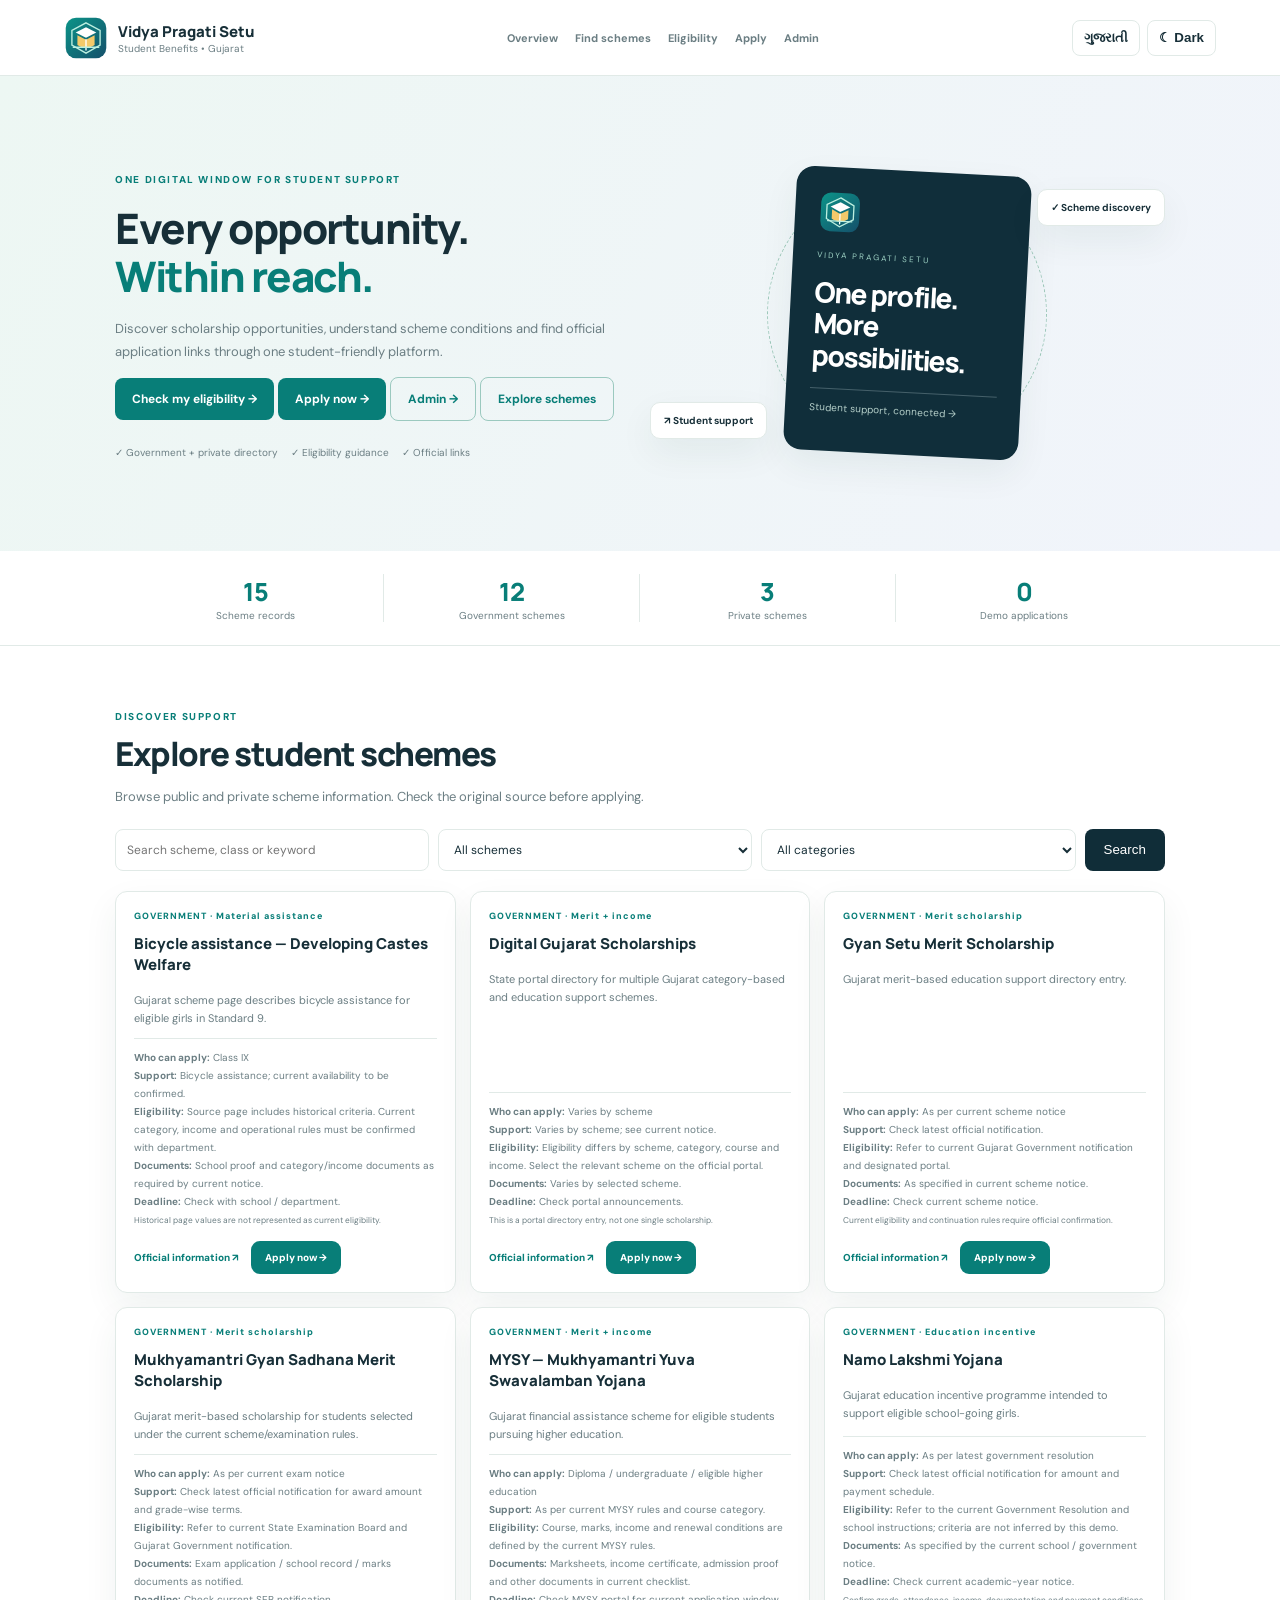
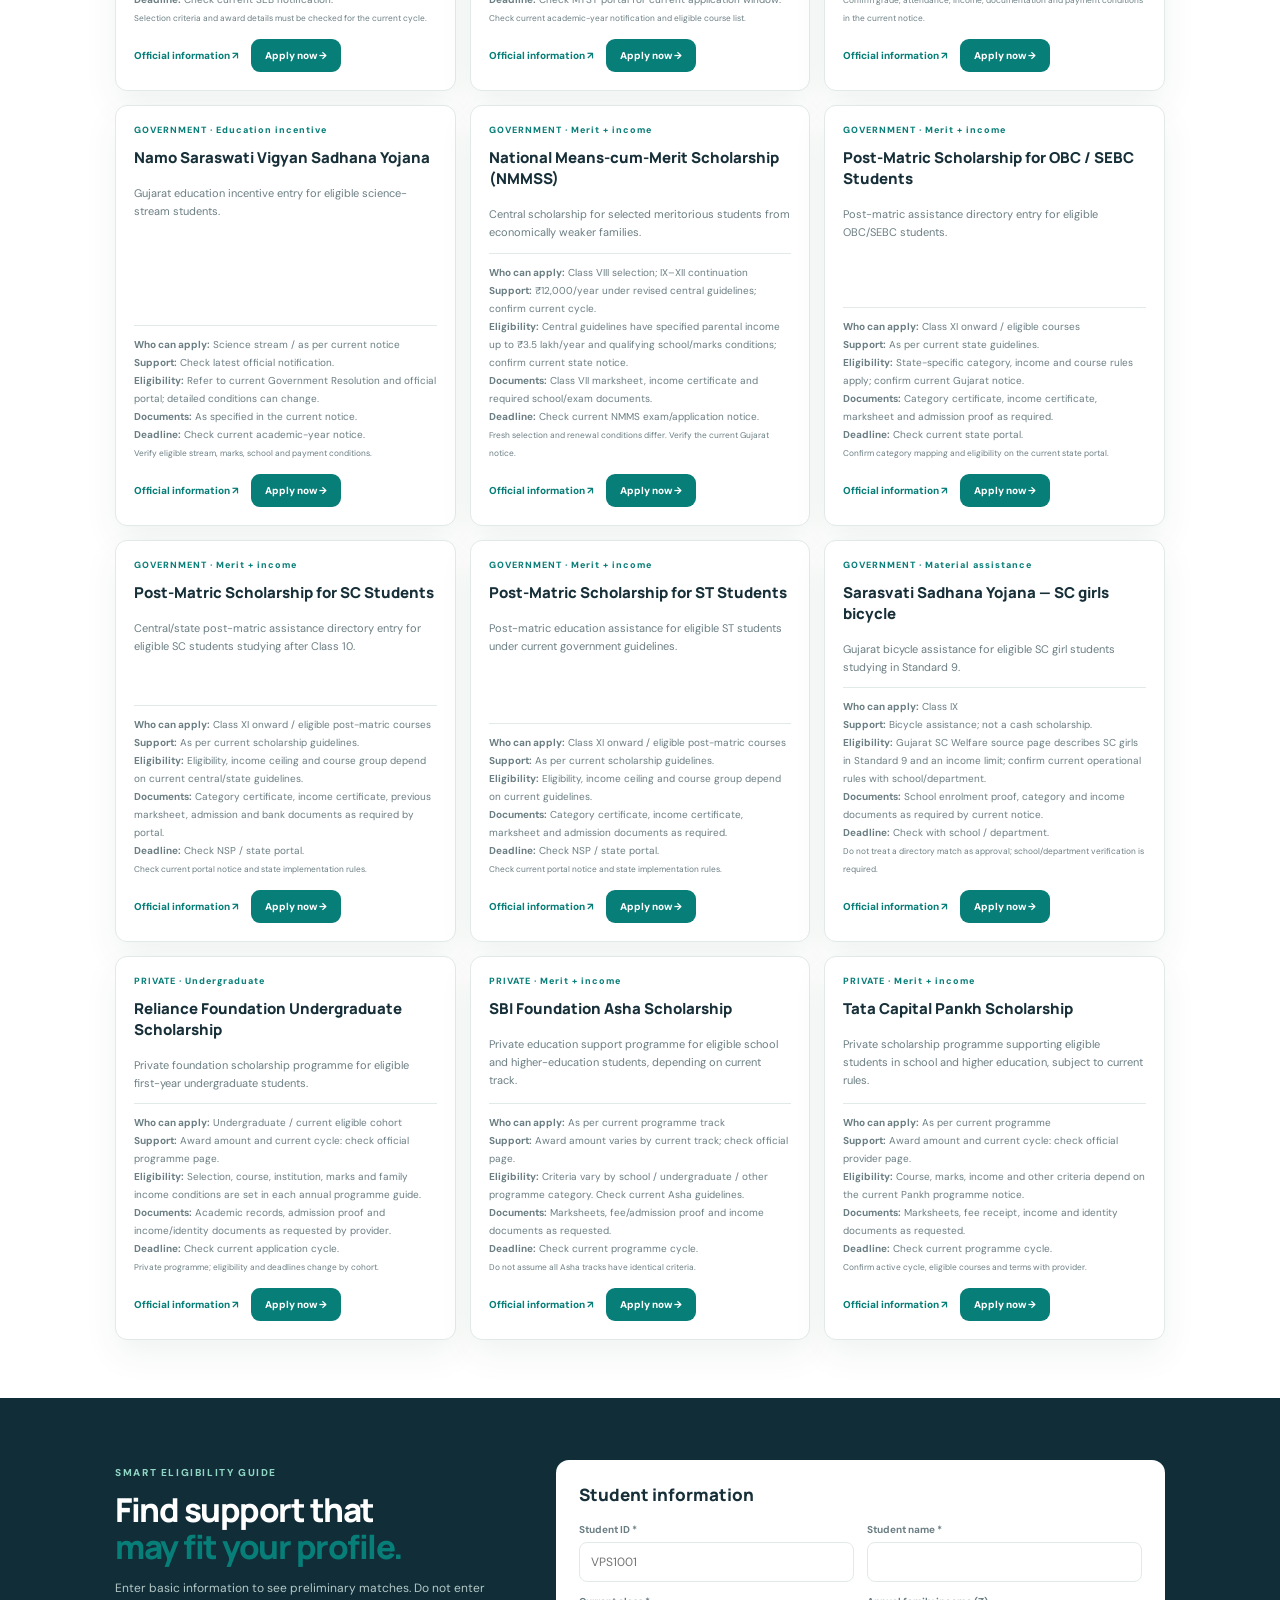
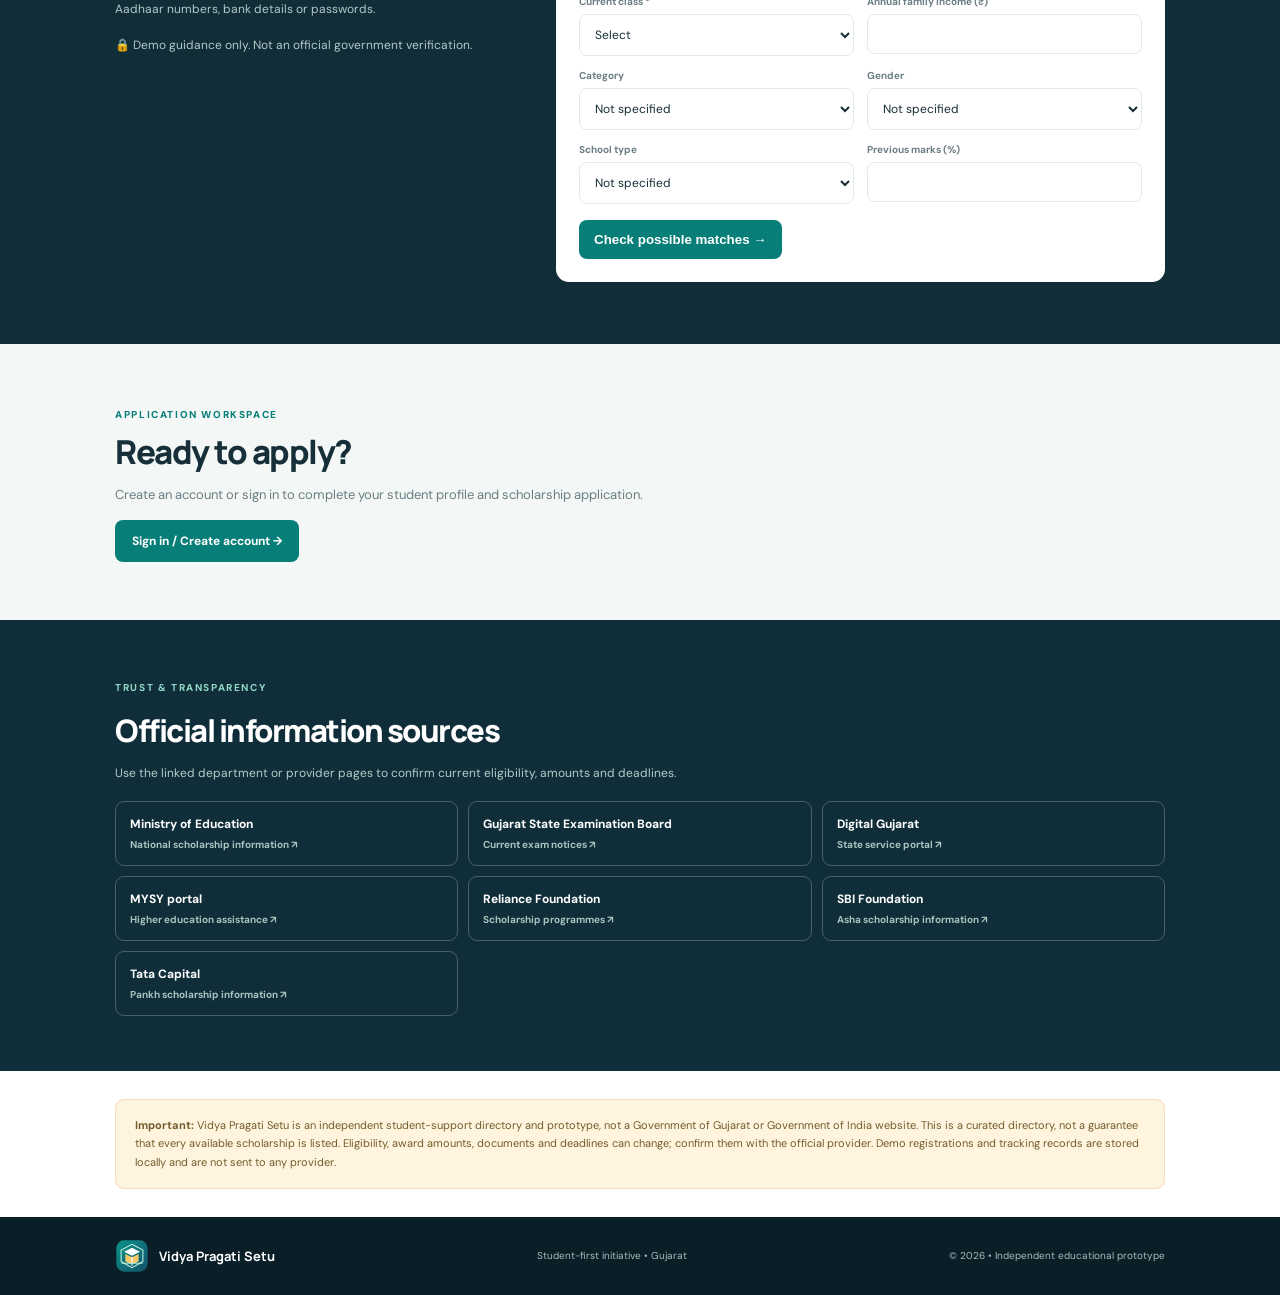
<file: Vidya_Pragati_Setu_HTML/index.html>
<!doctype html>
<html lang="en">
  <head>
    <meta charset="utf-8" />
    <meta name="viewport" content="width=device-width,initial-scale=1" />
    <meta name="theme-color" content="#102e3a" />
    <title>Vidya Pragati Setu V4.4 | Student Benefits</title>
    <link rel="stylesheet" href="css/styles.css" />
    <script src="js/schemes-data.js" defer></script>
    <script src="js/db.js" defer></script>
    <script src="js/app.js" defer></script>
  </head>
  <body>
    <header class="nav">
      <a class="brand" href="#top"
        ><img src="assets/vps-logo.svg" alt="VPS logo" /><span
          ><b>Vidya Pragati Setu</b
          ><small id="tagline">Student Benefits • Gujarat</small></span
        ></a
      >
      <nav>
        <a href="#overview" data-en="Overview" data-gu="ઝાંખી">Overview</a
        ><a href="#schemes" data-en="Find schemes" data-gu="યોજનાઓ શોધો"
          >Find schemes</a
        ><a href="#eligibility" data-en="Eligibility" data-gu="પાત્રતા"
          >Eligibility</a
        ><a href="auth.html" data-en="Apply" data-gu="અરજી કરો">Apply</a
        ><a href="admin-login.html" data-en="Admin" data-gu="એડમિન">Admin</a>
      </nav>
      <div class="tools">
        <button
          id="langBtn"
          class="tool"
          type="button"
          aria-label="Change language"
        >
          ગુજરાતી</button
        ><button
          id="themeBtn"
          class="tool"
          type="button"
          aria-label="Toggle light and dark theme"
        >
          ☾ Dark
        </button>
      </div>
    </header>
    <main id="top">
      <section class="hero" id="overview">
        <div>
          <label
            class="eyebrow"
            data-en="ONE DIGITAL WINDOW FOR STUDENT SUPPORT"
            data-gu="વિદ્યાર્થી સહાય માટે એક ડિજિટલ પ્લેટફોર્મ"
            >ONE DIGITAL WINDOW FOR STUDENT SUPPORT</label
          >
          <h1
            data-en="Every opportunity.<br><em>Within reach.</em>"
            data-gu="દરેક તક.<br><em>હવે તમારી નજીક.</em>"
          >
            Every opportunity.<br /><em>Within reach.</em>
          </h1>
          <p
            data-en="Discover scholarship opportunities, understand scheme conditions and find official application links through one student-friendly platform."
            data-gu="શિષ્યવૃત્તિની તકો શોધો, યોજનાની શરતો સમજો અને સત્તાવાર અરજી લિંક્સ મેળવો."
          >
            Discover scholarship opportunities, understand scheme conditions and
            find official application links through one student-friendly
            platform.
          </p>
          <a
            class="button"
            href="#eligibility"
            data-en="Check my eligibility →"
            data-gu="મારી પાત્રતા તપાસો →"
            >Check my eligibility →</a
          >
          <a class="button" href="auth.html">Apply now →</a>
          <a class="button lightbtn" href="admin-login.html">Admin →</a>
          <a
            class="button lightbtn"
            href="#schemes"
            data-en="Explore schemes"
            data-gu="યોજનાઓ જુઓ"
            >Explore schemes</a
          >
          <div
            class="trust"
            data-en="✓ Government + private directory　 ✓ Eligibility guidance　 ✓ Official links"
            data-gu="✓ સરકારી + ખાનગી યોજનાઓ　 ✓ પાત્રતા માર્ગદર્શન　 ✓ સત્તાવાર લિંક્સ"
          >
            ✓ Government + private directory　 ✓ Eligibility guidance　 ✓
            Official links
          </div>
        </div>
        <div class="hero-visual">
          <div class="circle"></div>
          <div class="mock">
            <img src="assets/vps-logo.svg" alt="" /><small
              >VIDYA PRAGATI SETU</small
            >
            <h2
              data-en="One profile.<br>More possibilities."
              data-gu="એક પ્રોફાઇલ.<br>વધુ તકો."
            >
              One profile.<br />More possibilities.
            </h2>
            <hr />
            <p
              data-en="Student support, connected →"
              data-gu="વિદ્યાર્થી સહાય, એક જ જગ્યાએ →"
            >
              Student support, connected →
            </p>
          </div>
          <div
            class="bubble one"
            data-en="✓ Scheme discovery"
            data-gu="✓ યોજનાઓ શોધો"
          >
            ✓ Scheme discovery
          </div>
          <div
            class="bubble two"
            data-en="↗ Student support"
            data-gu="↗ વિદ્યાર્થી સહાય"
          >
            ↗ Student support
          </div>
        </div>
      </section>
      <section class="stats">
        <div>
          <b id="sCount">—</b
          ><small data-en="Scheme records" data-gu="યોજનાઓ"
            >Scheme records</small
          >
        </div>
        <div>
          <b id="gCount">—</b
          ><small data-en="Government schemes" data-gu="સરકારી યોજનાઓ"
            >Government schemes</small
          >
        </div>
        <div>
          <b id="pCount">—</b
          ><small data-en="Private schemes" data-gu="ખાનગી યોજનાઓ"
            >Private schemes</small
          >
        </div>
        <div>
          <b id="aCount">—</b
          ><small data-en="Demo applications" data-gu="ડેમો અરજીઓ"
            >Demo applications</small
          >
        </div>
      </section>
      <section class="section" id="schemes">
        <label class="eyebrow" data-en="DISCOVER SUPPORT" data-gu="સહાય શોધો"
          >DISCOVER SUPPORT</label
        >
        <h2 data-en="Explore student schemes" data-gu="વિદ્યાર્થી યોજનાઓ જુઓ">
          Explore student schemes
        </h2>
        <p
          class="sub"
          data-en="Browse public and private scheme information. Check the original source before applying."
          data-gu="સરકારી અને ખાનગી યોજનાઓની માહિતી જુઓ. અરજી કરતાં પહેલાં સત્તાવાર માહિતી તપાસો."
        >
          Browse public and private scheme information. Check the original
          source before applying.
        </p>
        <div class="filters">
          <input
            id="q"
            placeholder="Search scheme, class or keyword"
            aria-label="Search schemes"
          /><select id="type">
            <option value="All">All schemes</option>
            <option value="Government">Government</option>
            <option value="Private">Private</option></select
          ><select id="cat">
            <option value="All">All categories</option>
            <option>Merit + income</option>
            <option>Material assistance</option>
            <option>Education incentive</option>
            <option>Merit scholarship</option>
            <option>Undergraduate</option></select
          ><button id="searchBtn" type="button" data-en="Search" data-gu="શોધો">
            Search
          </button>
        </div>
        <div id="cards" class="cards">Loading schemes…</div>
      </section>
      <section class="elig" id="eligibility">
        <div>
          <label
            class="eyebrow pale"
            data-en="SMART ELIGIBILITY GUIDE"
            data-gu="પાત્રતા માર્ગદર્શન"
            >SMART ELIGIBILITY GUIDE</label
          >
          <h2
            data-en="Find support that<br><em>may fit your profile.</em>"
            data-gu="તમારી પ્રોફાઇલને<br><em>અનુકૂળ સહાય શોધો.</em>"
          >
            Find support that<br /><em>may fit your profile.</em>
          </h2>
          <p
            data-en="Enter basic information to see preliminary matches. Do not enter Aadhaar numbers, bank details or passwords."
            data-gu="પ્રાથમિક પાત્રતા જાણવા સામાન્ય માહિતી આપો. આધાર નંબર, બેંક વિગતો અથવા પાસવર્ડ દાખલ કરશો નહીં."
          >
            Enter basic information to see preliminary matches. Do not enter
            Aadhaar numbers, bank details or passwords.
          </p>
          <small
            data-en="🔒 Demo guidance only. Not an official government verification."
            data-gu="🔒 માત્ર ડેમો માર્ગદર્શન. સત્તાવાર સરકારી ચકાસણી નથી."
            >🔒 Demo guidance only. Not an official government
            verification.</small
          >
        </div>
        <form id="eligForm">
          <h3 data-en="Student information" data-gu="વિદ્યાર્થીની માહિતી">
            Student information
          </h3>
          <div class="formgrid">
            <label
              >Student ID *<input
                name="student_id"
                required
                placeholder="VPS1001" /></label
            ><label>Student name *<input name="name" required /></label
            ><label
              >Current class *<select name="grade" required>
                <option value="">Select</option>
                <option>1</option>
                <option>2</option>
                <option>3</option>
                <option>4</option>
                <option>5</option>
                <option>6</option>
                <option>7</option>
                <option>8</option>
                <option>9</option>
                <option>10</option>
                <option>11</option>
                <option>12</option>
              </select></label
            ><label
              >Annual family income (₹)<input
                name="annual_income"
                type="number"
                min="0" /></label
            ><label
              >Category<select name="category">
                <option value="">Not specified</option>
                <option>SC</option>
                <option>ST</option>
                <option>SEBC</option>
                <option>OBC</option>
                <option>General</option>
                <option>EWS</option>
              </select></label
            ><label
              >Gender<select name="gender">
                <option value="">Not specified</option>
                <option>Female</option>
                <option>Male</option>
                <option>Other</option>
              </select></label
            ><label
              >School type<select name="school_type">
                <option value="">Not specified</option>
                <option>Government</option>
                <option>Government-aided</option>
                <option>Local body</option>
                <option>Private</option>
              </select></label
            ><label
              >Previous marks (%)<input
                name="previous_marks"
                type="number"
                min="0"
                max="100"
                step=".1"
            /></label>
          </div>
          <button
            class="submit"
            type="submit"
            data-en="Check possible matches →"
            data-gu="સંભવિત યોજનાઓ તપાસો →"
          >
            Check possible matches →
          </button>
          <div id="results"></div>
        </form>
      </section>
      <section class="section register" id="register">
        <label class="eyebrow">APPLICATION WORKSPACE</label>
        <h2>Ready to apply?</h2>
        <p class="sub">
          Create an account or sign in to complete your student profile and
          scholarship application.
        </p>
        <a class="button" href="auth.html">Sign in / Create account →</a>
      </section>
      <section class="sources" id="sources">
        <label class="eyebrow pale">TRUST & TRANSPARENCY</label>
        <h2>Official information sources</h2>
        <p>
          Use the linked department or provider pages to confirm current
          eligibility, amounts and deadlines.
        </p>
        <div class="sourcegrid">
          <a
            href="https://dsel.education.gov.in/scholarships"
            target="_blank"
            rel="noopener"
            >Ministry of Education
            <small>National scholarship information ↗</small></a
          ><a href="https://www.sebexam.org/" target="_blank" rel="noopener"
            >Gujarat State Examination Board
            <small>Current exam notices ↗</small></a
          ><a
            href="https://www.digitalgujarat.gov.in/"
            target="_blank"
            rel="noopener"
            >Digital Gujarat <small>State service portal ↗</small></a
          ><a href="https://mysy.guj.nic.in/" target="_blank" rel="noopener"
            >MYSY portal <small>Higher education assistance ↗</small></a
          ><a
            href="https://www.reliancefoundation.org/"
            target="_blank"
            rel="noopener"
            >Reliance Foundation <small>Scholarship programmes ↗</small></a
          ><a
            href="https://www.sbifoundation.in/"
            target="_blank"
            rel="noopener"
            >SBI Foundation <small>Asha scholarship information ↗</small></a
          ><a href="https://www.tatacapital.com/" target="_blank" rel="noopener"
            >Tata Capital <small>Pankh scholarship information ↗</small></a
          >
        </div>
      </section>
      <div class="disclaimer">
        <b>Important:</b> Vidya Pragati Setu is an independent student-support
        directory and prototype, not a Government of Gujarat or Government of
        India website. This is a curated directory, not a guarantee that every
        available scholarship is listed. Eligibility, award amounts, documents
        and deadlines can change; confirm them with the official provider. Demo
        registrations and tracking records are stored locally and are not sent
        to any provider.
      </div>
    </main>
    <footer>
      <div class="footbrand">
        <img src="assets/vps-logo.svg" /><b>Vidya Pragati Setu</b>
      </div>
      <p>Student-first initiative • Gujarat</p>
      <small>© 2026 • Independent educational prototype</small>
    </footer>
  </body>
</html>
</file>
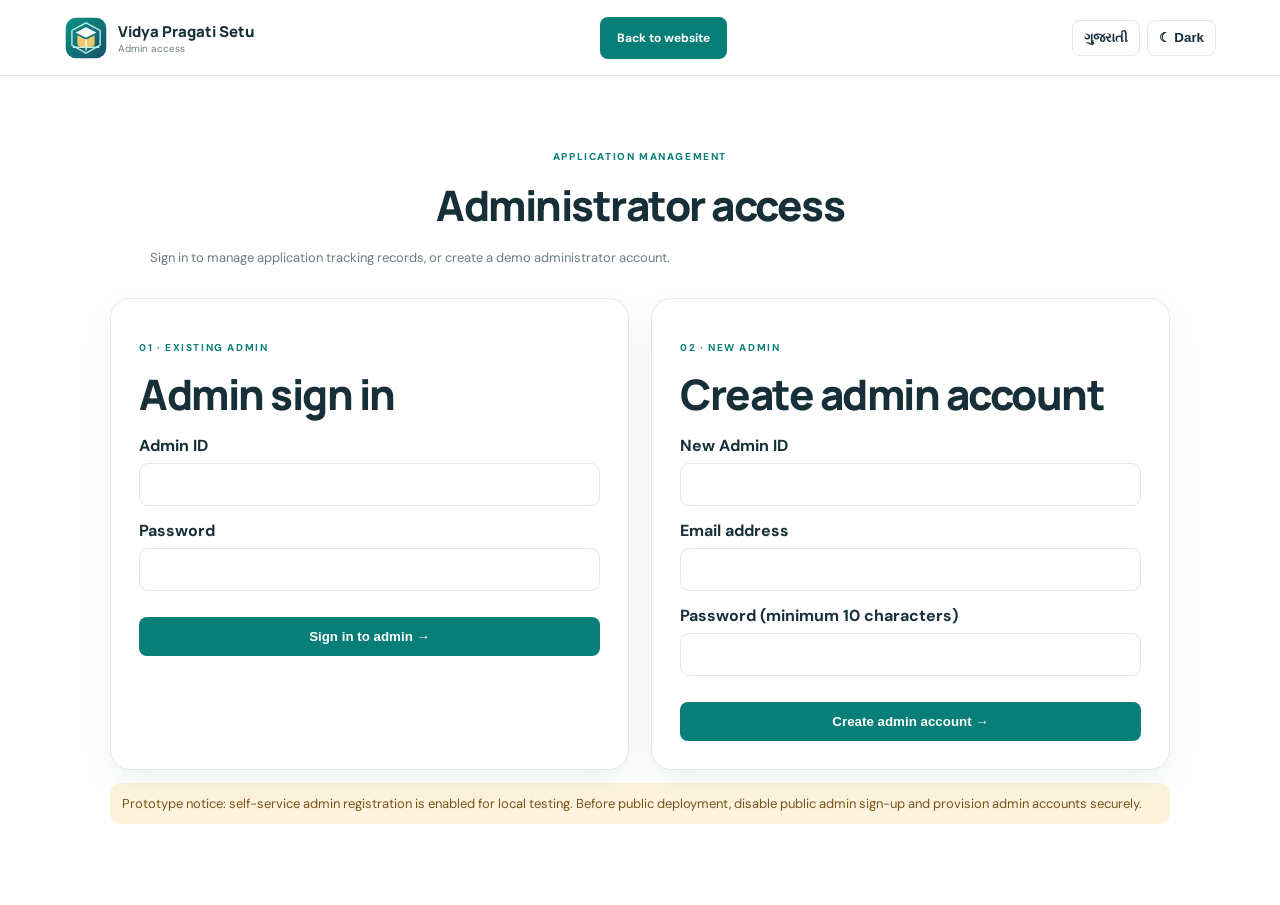
<file: Vidya_Pragati_Setu_HTML/admin-login.html>
<!doctype html><html lang="en"><head><meta charset="utf-8"><meta name="viewport" content="width=device-width,initial-scale=1"><title>Admin access | Vidya Pragati Setu</title><link rel="stylesheet" href="css/styles.css"><style>
.admin-wrap{max-width:1100px;margin:48px auto;padding:20px}.admin-head{text-align:center;margin-bottom:28px}.admin-grid{display:grid;grid-template-columns:1fr 1fr;gap:22px}.admin-card{background:var(--surface);border:1px solid var(--line);border-radius:20px;padding:28px;box-shadow:var(--shadow)}.admin-card label{display:block;font-weight:700;margin:14px 0}.admin-card input{display:block;width:100%;padding:13px;margin-top:7px;border:1px solid var(--line);border-radius:9px;background:var(--surface);color:var(--ink)}.admin-msg{margin-top:12px;padding:10px;border-radius:8px}.warn{background:#fff5df;color:#79521a;padding:12px;border-radius:10px;font-size:13px}.admin-card .submit{width:100%;margin-top:12px}@media(max-width:760px){.admin-grid{grid-template-columns:1fr}}
</style><script src="js/site.js" defer></script></head><body><header class="nav"><a class="brand" href="index.html"><img src="assets/vps-logo.svg"><span><b>Vidya Pragati Setu</b><small>Admin access</small></span></a><a class="button" href="index.html">Back to website</a></header><main class="admin-wrap"><div class="admin-head"><label class="eyebrow">APPLICATION MANAGEMENT</label><h1>Administrator access</h1><p class="sub">Sign in to manage application tracking records, or create a demo administrator account.</p></div><div class="admin-grid"><section class="admin-card"><label class="eyebrow">01 · EXISTING ADMIN</label><h2>Admin sign in</h2><form id="adminLogin"><label>Admin ID<input name="admin_code" required autocomplete="username"></label><label>Password<input name="password" type="password" required autocomplete="current-password"></label><button class="submit" type="submit">Sign in to admin →</button><div id="loginMsg" role="status"></div></form></section><section class="admin-card"><label class="eyebrow">02 · NEW ADMIN</label><h2>Create admin account</h2><form id="adminSignup"><label>New Admin ID<input name="admin_code" required minlength="3"></label><label>Email address<input name="email" type="email" required></label><label>Password (minimum 10 characters)<input name="password" type="password" minlength="10" required></label><button class="submit" type="submit">Create admin account →</button><div id="signupMsg" role="status"></div></form></section></div><p class="warn">Prototype notice: self-service admin registration is enabled for local testing. Before public deployment, disable public admin sign-up and provision admin accounts securely.</p></main><script src="js/schemes-data.js"></script><script src="js/db.js"></script><script src="js/admin-auth.js"></script></body></html>
</file>
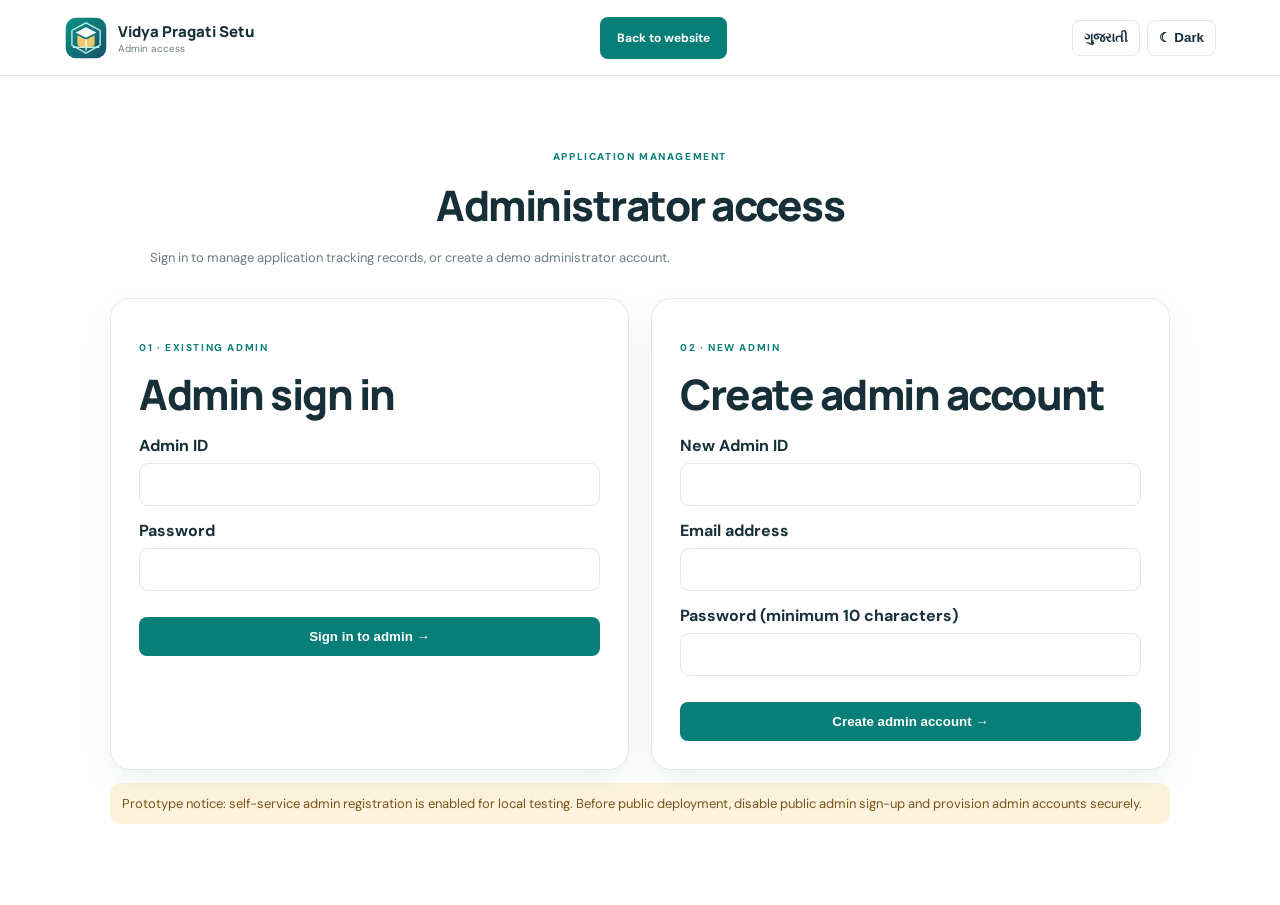
<file: Vidya_Pragati_Setu_HTML/admin.html>
<!doctype html><html lang="en"><head><meta charset="utf-8"><meta name="viewport" content="width=device-width,initial-scale=1"><title>Admin tracking dashboard | Vidya Pragati Setu</title><link rel="stylesheet" href="css/styles.css"><style>
.admin-main{max-width:1500px;margin:auto;padding:38px 5% 70px}.track-form,.records{border:1px solid var(--line);border-radius:18px;padding:28px;margin:24px 0;background:var(--surface)}.track-grid{display:grid;grid-template-columns:1fr 1fr;gap:16px}.track-form label{display:block;font-weight:700;color:var(--muted);font-size:12px}.track-form input,.track-form select{display:block;width:100%;margin-top:7px;padding:13px;border:1px solid var(--line);border-radius:9px;background:var(--surface);color:var(--ink)}.wide{grid-column:1/-1}.track-form button{width:100%;margin-top:18px}.records table{width:100%;border-collapse:collapse;font-size:13px}.records th,.records td{text-align:left;padding:12px;border-bottom:1px solid var(--line)}.records-wrap{overflow-x:auto}.result{margin-top:14px;padding:14px;border-radius:10px;background:var(--soft);white-space:pre-wrap}.history{padding:10px 0;border-bottom:1px solid var(--line)}@media(max-width:720px){.track-grid{grid-template-columns:1fr}.wide{grid-column:auto}.records{padding:14px}}
</style><script src="js/site.js" defer></script></head><body><header class="nav"><a class="brand" href="index.html"><img src="assets/vps-logo.svg"><span><b>Vidya Pragati Setu</b><small>Admin tracking dashboard</small></span></a><div class="tools"><span id="adminIdentity"></span><button id="adminLogout" class="outline">Sign out</button></div></header><main class="admin-main"><label class="eyebrow">APPLICATION TRANSPARENCY</label><h1>Application tracking</h1><p class="sub">Search with your generated application ID to see the status timeline.</p><section class="records"><h2>Application records</h2><div class="records-wrap"><table><thead><tr><th>Record ID</th><th>Application code</th><th>Student</th><th>Scholarship</th><th>Status</th><th>Date</th></tr></thead><tbody id="recordsBody"></tbody></table></div></section><form id="trackSearch" class="track-grid"><input name="application_code" placeholder="Example: VPS42-A1B2C3D4" required><button class="button" type="submit">Track application</button></form><div id="trackResult" class="result" hidden></div><section class="track-form"><h2>Demo admin: update application status</h2><p class="sub">For demonstration only. Production use requires secure login and role permissions.</p><form id="updateForm" class="track-grid"><label>Application record ID<input name="app_id" type="number" min="1" required></label><label>New status<select name="status"><option>Under Review (Demo)</option><option>Documents Required (Demo)</option><option>Approved (Demo)</option><option>Rejected (Demo)</option><option>Submitted (Demo)</option></select></label><label>Document status<select name="document_status"><option>Pending</option><option>Received</option><option>Verified</option><option>Correction Required</option></select></label><label>Remarks<input name="remarks" placeholder="Add an update note"></label><button class="button wide" type="submit">Save tracking update</button></form><div id="updateMsg" role="status"></div></section></main><script src="js/schemes-data.js"></script><script src="js/db.js"></script><script src="js/admin.js"></script></body></html>
</file>
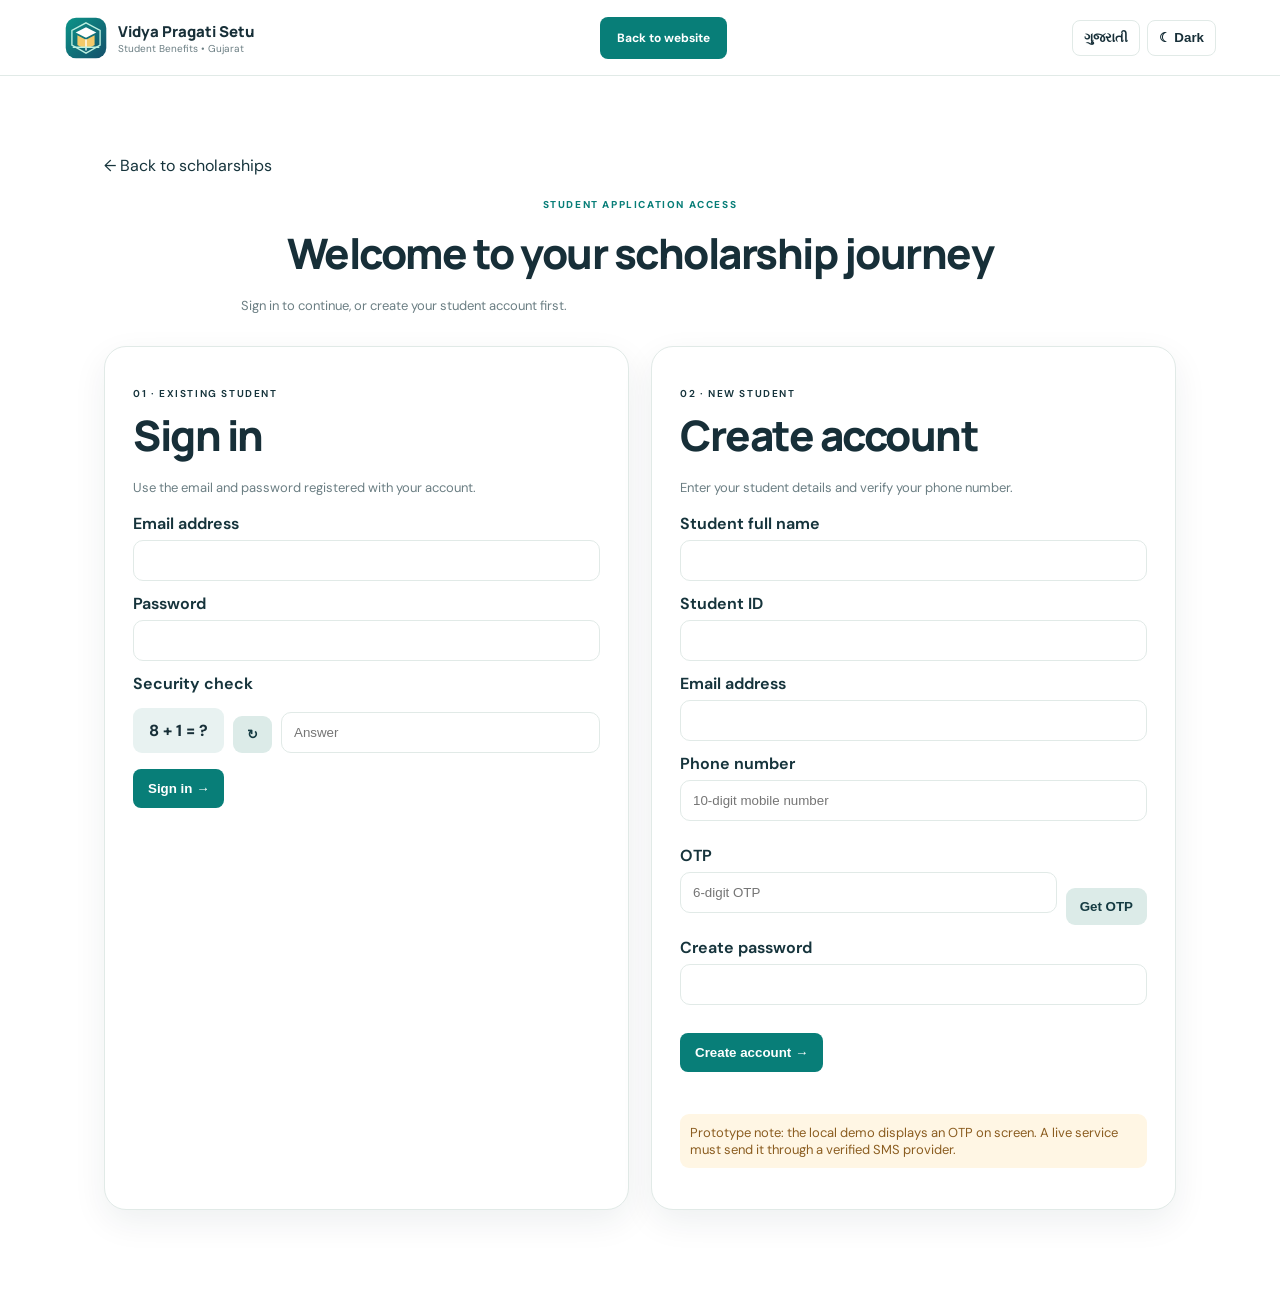
<file: Vidya_Pragati_Setu_HTML/auth.html>
<!doctype html><html lang="en"><head><meta charset="utf-8"><meta name="viewport" content="width=device-width,initial-scale=1"><title>Sign in or Create Account | Vidya Pragati Setu</title><link rel="stylesheet" href="css/styles.css"><style>
.auth-wrap{max-width:1120px;margin:55px auto;padding:24px}.auth-head{text-align:center;margin-bottom:28px}.auth-grid{display:grid;grid-template-columns:1fr 1fr;gap:22px}.auth-card{background:var(--panel,#fff);border:1px solid var(--line,#dce5e7);border-radius:22px;padding:28px;box-shadow:0 12px 34px #102e3a12}.auth-card h2{margin-top:4px}.auth-card label,.portal-form label{display:block;font-weight:650;margin:12px 0;color:var(--text,#16343c)}.auth-card input,.portal-form input,.portal-form select,.portal-form textarea{display:block;width:100%;margin-top:6px;padding:12px;border:1px solid var(--line,#dce5e7);border-radius:10px;background:var(--input,#fff);color:var(--text,#16343c)}.captcha-row,.otp-row{display:flex;gap:9px;align-items:end}.captcha-question{background:#e8f2f1;padding:12px 16px;border-radius:9px;font-weight:800;white-space:nowrap}.small-btn{padding:11px 14px;border:0;border-radius:9px;background:#dcebe8;color:#153b42;font-weight:700;cursor:pointer}.form-msg{margin-top:12px;padding:10px;border-radius:9px;min-height:20px}.form-msg.error{background:#ffeded;color:#a52c2c}.form-msg.ok{background:#e8f7ed;color:#17643b}.demo-note{font-size:13px;color:#8b5d20;background:#fff6e4;padding:10px;border-radius:9px;margin-top:10px}.back-link{display:inline-block;margin:0 0 16px;color:var(--text,#16343c)}@media(max-width:760px){.auth-grid{grid-template-columns:1fr}.auth-wrap{margin:20px auto;padding:14px}}
</style><script src="js/site.js" defer></script></head><body><header class="nav"><a class="brand" href="index.html"><img src="assets/vps-logo.svg"><span><b>Vidya Pragati Setu</b><small>Student Benefits • Gujarat</small></span></a><a class="button" href="index.html">Back to website</a></header><main class="auth-wrap"><a class="back-link" href="index.html">← Back to scholarships</a><div class="auth-head"><label class="eyebrow">STUDENT APPLICATION ACCESS</label><h1>Welcome to your scholarship journey</h1><p class="sub">Sign in to continue, or create your student account first.</p></div><div class="auth-grid"><section class="auth-card"><label class="eyebrow">01 · EXISTING STUDENT</label><h2>Sign in</h2><p class="sub">Use the email and password registered with your account.</p><form id="loginForm"><label>Email address<input name="email" type="email" autocomplete="username" required></label><label>Password<input name="password" type="password" autocomplete="current-password" required></label><label>Security check</label><div class="captcha-row"><span id="captchaQuestion" class="captcha-question">Loading…</span><button class="small-btn" type="button" id="refreshCaptcha" aria-label="Refresh CAPTCHA">↻</button><input name="captcha_answer" placeholder="Answer" inputmode="numeric" required></div><button class="submit" type="submit">Sign in →</button><div id="loginMsg" class="form-msg" role="status"></div></form></section><section class="auth-card"><label class="eyebrow">02 · NEW STUDENT</label><h2>Create account</h2><p class="sub">Enter your student details and verify your phone number.</p><form id="signupForm"><label>Student full name<input name="full_name" required minlength="2"></label><label>Student ID<input name="student_id" required minlength="2"></label><label>Email address<input name="email" type="email" required></label><label>Phone number<input name="phone" type="tel" inputmode="tel" placeholder="10-digit mobile number" required></label><div class="otp-row"><label style="flex:1">OTP<input name="otp" inputmode="numeric" maxlength="6" placeholder="6-digit OTP" required></label><button class="small-btn" id="sendOtp" type="button">Get OTP</button></div><label>Create password<input name="password" type="password" minlength="8" autocomplete="new-password" required></label><button class="submit" type="submit">Create account →</button><div id="signupMsg" class="form-msg" role="status"></div><p class="demo-note">Prototype note: the local demo displays an OTP on screen. A live service must send it through a verified SMS provider.</p></form></section></div></main><script src="js/schemes-data.js"></script><script src="js/db.js"></script><script src="js/auth.js"></script></body></html>
</file>
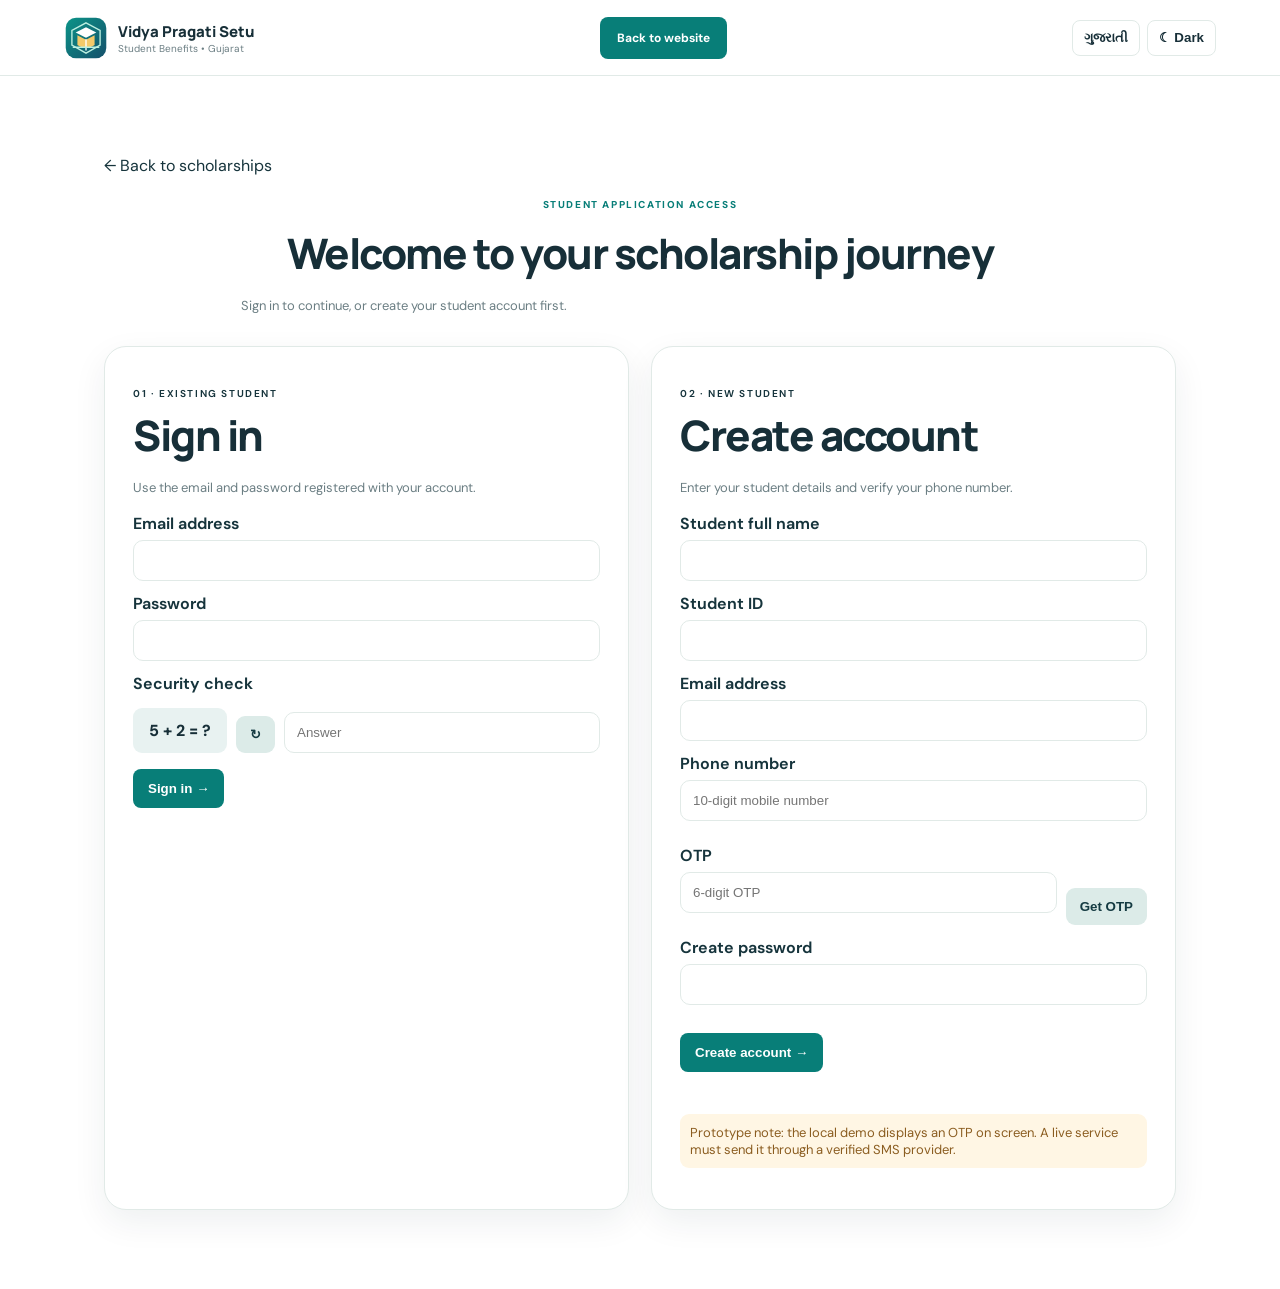
<file: Vidya_Pragati_Setu_HTML/portal.html>
<!doctype html><html lang="en"><head><meta charset="utf-8"><meta name="viewport" content="width=device-width,initial-scale=1"><title>Student Scholarship Registration | Vidya Pragati Setu</title><link rel="stylesheet" href="css/styles.css"><style>
.portal-wrap{max-width:1050px;margin:38px auto;padding:20px}.portal-panel{background:var(--panel,#fff);border:1px solid var(--line,#dce5e7);border-radius:20px;padding:28px;margin:20px 0}.portal-form .grid{display:grid;grid-template-columns:1fr 1fr;gap:0 18px}.portal-form label.wide{grid-column:1/-1}.portal-form textarea{min-height:80px}.portal-status{padding:12px;border-radius:10px;margin-top:14px}.portal-status.ok{background:#e8f7ed;color:#17643b}.portal-status.err{background:#ffeded;color:#a52c2c}.application-item{padding:14px;border:1px solid var(--line,#dce5e7);border-radius:12px;margin:10px 0}.logout{background:#fff;border:1px solid #cbd7d9;padding:10px 15px;border-radius:9px;cursor:pointer}@media(max-width:680px){.portal-form .grid{grid-template-columns:1fr}.portal-form label.wide{grid-column:auto}.portal-wrap{padding:12px}}
</style><script src="js/site.js" defer></script></head><body><header class="nav"><a class="brand" href="index.html"><img src="assets/vps-logo.svg"><span><b>Vidya Pragati Setu</b><small>Student Scholarship Portal</small></span></a><button class="logout" id="logout">Sign out</button></header><main class="portal-wrap"><div><label class="eyebrow">STUDENT DASHBOARD</label><h1 id="welcome">Student registration</h1><p class="sub">Complete your student information before creating a scholarship application.</p></div><section class="portal-panel"><h2>1. Student information</h2><form id="profileForm" class="portal-form"><div class="grid"><label>Student ID *<input name="student_id" required></label><label>Full name *<input name="full_name" required></label><label>Date of birth<input name="dob" type="date"></label><label>Gender<select name="gender"><option value="">Select</option><option>Female</option><option>Male</option><option>Other</option></select></label><label>Category<select name="category"><option value="">Select</option><option>General</option><option>EWS</option><option>SC</option><option>ST</option><option>OBC</option><option>SEBC</option></select></label><label>Annual family income (₹)<input name="annual_income" type="number" min="0"></label><label>Course / Class *<input name="course" placeholder="B.Tech / Class 12" required></label><label>Current year / semester<input name="year" placeholder="1st year / Semester 1"></label><label>College / School *<input name="college" required></label><label>Previous marks (%)<input name="percentage" type="number" min="0" max="100" step="0.01"></label><label class="wide">Address<input name="address"></label></div><button class="submit" type="submit">Save student information →</button><div id="profileMsg" class="portal-status" role="status"></div></form></section><section class="portal-panel"><h2>2. Scholarship application</h2><p class="sub">Select a scholarship and create a local demonstration application. Check the provider's official notice before applying there.</p><form id="applyForm" class="portal-form"><label>Choose scholarship *<select name="scheme_id" id="schemeSelect" required><option value="">Loading scholarships…</option></select></label><button class="submit" type="submit">Submit demo application →</button><div id="applyMsg" class="portal-status" role="status"></div></form></section><section class="portal-panel"><h2>3. My applications</h2><div id="myApps">Loading…</div></section><p class="sub">This is an independent educational prototype. Your application is saved locally and is not sent to SBI, a government department or another scholarship provider.</p></main><script src="js/schemes-data.js"></script><script src="js/db.js"></script><script src="js/portal.js"></script></body></html>
</file>
<file: Vidya_Pragati_Setu_HTML/css/styles.css>
@import url('https://fonts.googleapis.com/css2?family=DM+Sans:wght@400;500;600;700&family=Manrope:wght@500;600;700;800&display=swap');
:root{color-scheme:light;--bg:#fff;--surface:#fff;--soft:#f3f7f6;--ink:#172f38;--muted:#6b7e83;--line:#e1eae7;--teal:#087e78;--navy:#102d38;--purple:#7653ad;--shadow:0 14px 35px #173c3010}*{box-sizing:border-box}html{scroll-behavior:smooth;scroll-padding-top:90px}body{margin:0;background:var(--bg);color:var(--ink);font-family:'DM Sans',sans-serif;transition:background .2s,color .2s}body.dark{color-scheme:dark;--bg:#0b1720;--surface:#14242d;--soft:#10232c;--ink:#edf6f3;--muted:#a7b8b8;--line:#29404a;--navy:#07131b;--shadow:0 14px 35px #0005}a{color:inherit;text-decoration:none}.nav{min-height:76px;padding:10px 5%;display:flex;align-items:center;justify-content:space-between;gap:20px;border-bottom:1px solid var(--line);position:sticky;top:0;background:var(--surface);z-index:10}.brand,.footbrand{display:flex;align-items:center;gap:10px;flex-shrink:0}.brand img{width:44px;height:44px}.brand b,.brand small{display:block}.brand b{font:800 15px Manrope}.brand small{font-size:10px;color:var(--muted)}nav{display:flex;gap:17px;font-size:11px;font-weight:700;color:var(--muted)}nav a:hover{color:var(--teal)}.tools{display:flex;gap:7px}.tool,.outline{border:1px solid var(--line);background:var(--surface);color:var(--ink);padding:9px 11px;border-radius:8px;cursor:pointer;font-weight:700}.tool:focus-visible,button:focus-visible,a:focus-visible,input:focus-visible,select:focus-visible{outline:3px solid #48b6a7;outline-offset:2px}.hero{padding:68px 9%;background:linear-gradient(115deg,#edf7f3,#f1f4fb);display:grid;grid-template-columns:1fr 1fr;align-items:center;min-height:475px;gap:20px}.dark .hero{background:linear-gradient(115deg,#102b2d,#18283b)}.eyebrow{font-size:10px;letter-spacing:1.6px;font-weight:800;color:var(--teal)}.pale{color:#91d6c4}h1,h2{font:800 42px/1.13 Manrope;letter-spacing:-1.5px;margin:17px 0}h1 em,h2 em{font-style:normal;color:var(--teal)}.hero p,.sub{max-width:600px;color:var(--muted);font-size:13px;line-height:1.8}.button{display:inline-block;background:var(--teal);border:0;color:#fff;border-radius:8px;padding:13px 17px;font-size:12px;font-weight:700;cursor:pointer}.lightbtn{background:transparent;color:var(--teal);border:1px solid #9bc9bf}.trust{font-size:10px;color:var(--muted);margin-top:25px}.hero-visual{height:320px;display:grid;place-items:center;position:relative}.circle{position:absolute;width:280px;height:280px;border:1px dashed #9ac7b8;border-radius:50%}.mock{z-index:1;background:#102e3a;color:white;width:235px;padding:24px;border-radius:18px;box-shadow:var(--shadow);transform:rotate(3deg)}.mock img{width:42px}.mock small{display:block;color:#9fd3c5;font-size:8px;letter-spacing:2px;margin-top:12px}.mock h2{font-size:28px;line-height:1.12;color:#fff}.mock p{font-size:10px;color:#b6d0ca}.mock hr{border:0;border-top:1px solid #45606a}.bubble{position:absolute;z-index:2;background:var(--surface);border:1px solid var(--line);border-radius:10px;padding:11px 13px;font-size:10px;font-weight:700;box-shadow:var(--shadow)}.one{right:0;top:35px}.two{left:0;bottom:35px}.stats{display:grid;grid-template-columns:repeat(4,1fr);padding:23px 10%;border-bottom:1px solid var(--line)}.stats div{text-align:center;border-right:1px solid var(--line)}.stats div:last-child{border:0}.stats b,.stats small{display:block}.stats b{font:800 25px Manrope;color:var(--teal)}.stats small{font-size:10px;color:var(--muted)}.section{padding:58px 9%;background:var(--bg)}.alt{background:var(--soft)}.section h2,.elig h2{font-size:33px;margin:10px 0}.filters{display:flex;gap:9px;margin:20px 0}.filters input,.filters select,.formgrid input,.formgrid select,.track-search input,.panel input{width:100%;padding:11px;border:1px solid var(--line);border-radius:8px;background:var(--surface);color:var(--ink);font:12px 'DM Sans';min-width:0}.filters button{border:0;border-radius:8px;padding:0 19px;background:var(--navy);color:white;cursor:pointer}.cards{display:grid;grid-template-columns:repeat(3,1fr);gap:14px}.card{background:var(--surface);border:1px solid var(--line);border-radius:12px;padding:18px;display:flex;flex-direction:column;min-height:290px;box-shadow:var(--shadow)}.card .type{font-size:9px;font-weight:800;color:var(--teal);letter-spacing:1px}.card h3{font:800 15px/1.4 Manrope;margin:11px 0 5px}.card p{font-size:11px;line-height:1.65;color:var(--muted)}.card .meta{margin-top:auto;border-top:1px solid var(--line);padding-top:10px;font-size:10px;color:var(--muted);line-height:1.8}.card .actions{display:flex;gap:12px;align-items:center;flex-wrap:wrap;margin-top:12px}.card a{color:var(--teal);font-size:10px;font-weight:800}.card button{border:1px solid var(--line);background:var(--soft);color:var(--ink);border-radius:7px;padding:8px 10px;font-size:10px;cursor:pointer}.elig{padding:62px 9%;background:var(--navy);color:#fff;display:grid;grid-template-columns:.8fr 1.2fr;gap:35px;align-items:start}.elig p,.elig small{color:#b5c8c7;font-size:12px;line-height:1.8}.elig form,.panel,.adminbox{background:var(--surface);color:var(--ink);border-radius:13px;padding:23px}.elig form h3,.panel h3,.adminbox h3{font:800 17px Manrope;margin-top:0}.formgrid{display:grid;grid-template-columns:1fr 1fr;gap:13px}.formgrid label,.panel label{font-size:10px;font-weight:700;color:var(--muted)}.formgrid input,.formgrid select,.panel input{display:block;margin-top:6px}.wide{grid-column:1/-1}.submit{margin-top:16px;background:var(--teal);border:0;color:#fff;border-radius:8px;padding:12px 15px;font-weight:700;cursor:pointer}.result{border:1px solid var(--line);border-radius:9px;padding:12px;margin-top:10px;font-size:11px;line-height:1.6}.result p{color:var(--muted)}.result a{color:var(--teal);font-weight:700}.split{display:grid;grid-template-columns:1fr 1fr;gap:35px;align-items:center}.split ul{color:var(--muted);font-size:12px;line-height:2}.panel{border:1px solid var(--line);box-shadow:var(--shadow)}.panel label{display:block;margin:12px 0}.tag{font-size:9px;letter-spacing:1px;color:var(--teal);font-weight:800}.darkbtn{background:var(--navy)}.register{background:var(--soft)}.formbox{background:var(--surface);border:1px solid var(--line);border-radius:13px;padding:22px;max-width:900px}.formbox .button{margin-top:16px}.message{font-size:11px;color:var(--teal);margin-top:12px;line-height:1.6}.track-search{display:flex;gap:10px;max-width:650px;margin:20px 0}.track-search input{flex:1}.timeline{background:var(--surface);border:1px solid var(--line);border-radius:12px;padding:18px;margin-top:15px}.event{border-left:2px solid var(--teal);padding:0 0 16px 16px;margin-left:7px;position:relative}.event:before{content:'';position:absolute;left:-6px;top:2px;width:10px;height:10px;background:var(--teal);border-radius:50%}.event b{font-size:12px}.event small{display:block;color:var(--muted);font-size:10px;margin-top:4px}.adminbox{margin-top:25px;border:1px solid var(--line)}.adminbox p{font-size:11px;color:var(--muted)}.tablewrap{overflow:auto;border:1px solid var(--line);border-radius:10px}.tablewrap table{border-collapse:collapse;width:100%;min-width:680px;background:var(--surface);font-size:11px}.tablewrap th,.tablewrap td{text-align:left;padding:12px;border-bottom:1px solid var(--line)}.tablewrap th{background:var(--soft)}.sources{padding:55px 9%;background:#102e3a;color:white}.sources h2{font-size:31px}.sources p{font-size:12px;color:#b6cbc7}.sourcegrid{display:grid;grid-template-columns:repeat(3,1fr);gap:10px;margin-top:20px}.sourcegrid a{padding:14px;border:1px solid #45616a;border-radius:9px;font-size:12px;font-weight:700}.sourcegrid small{display:block;font-size:10px;color:#a9c4be;margin-top:6px}.disclaimer{margin:28px 9%;padding:16px 19px;background:#fff5df;border:1px solid #f1dfb5;color:#725b2b;border-radius:9px;font-size:11px;line-height:1.7}footer{padding:22px 9%;background:#091e27;color:white;display:flex;align-items:center;justify-content:space-between;gap:15px}footer img{width:34px}.footbrand{font:700 13px Manrope}footer p,footer small{font-size:10px;color:#a8bfbb}
@media(max-width:950px){nav{gap:9px}.nav{flex-wrap:wrap}.hero{padding:50px 7%}.section{padding:50px 7%}.cards{grid-template-columns:repeat(2,1fr)}}@media(max-width:650px){.nav{padding:10px 5%;gap:9px}.brand{flex:1}nav{order:3;width:100%;overflow:auto;padding:6px 0}nav a{white-space:nowrap}.tools{margin-left:auto}.hero{display:block;padding:40px 6%}.hero h1{font-size:35px}.hero-visual{height:280px}.stats{padding:18px 5%;grid-template-columns:1fr 1fr;gap:14px}.stats div:nth-child(2){border:0}.section{padding:42px 6%}.section h2,.elig h2{font-size:28px}.cards{grid-template-columns:1fr}.filters{flex-wrap:wrap}.filters input{flex-basis:100%}.filters select{flex:1}.elig,.split{grid-template-columns:1fr;padding:42px 6%}.formbox,.adminbox,.elig form,.panel{padding:16px}.formgrid{grid-template-columns:1fr}.wide{grid-column:auto}.track-search{flex-wrap:wrap}.track-search input{flex-basis:100%}.sourcegrid{grid-template-columns:1fr 1fr}.disclaimer{margin:20px 6%}footer{padding:20px 6%;display:block}footer p{margin:9px 0}}
.apply-link{display:inline-flex;align-items:center;justify-content:center;padding:10px 14px;border-radius:9px;background:var(--teal);color:#fff;font-weight:800;font-size:13px}.apply-link:hover{filter:brightness(.94)}

/* V4.3 homepage fix: keep Apply Now button text readable on teal background. */
.card .actions a.apply-link{color:#fff!important;background:var(--teal);}
.card .actions a.apply-link:hover{color:#fff!important;filter:brightness(.92);}
</file>
